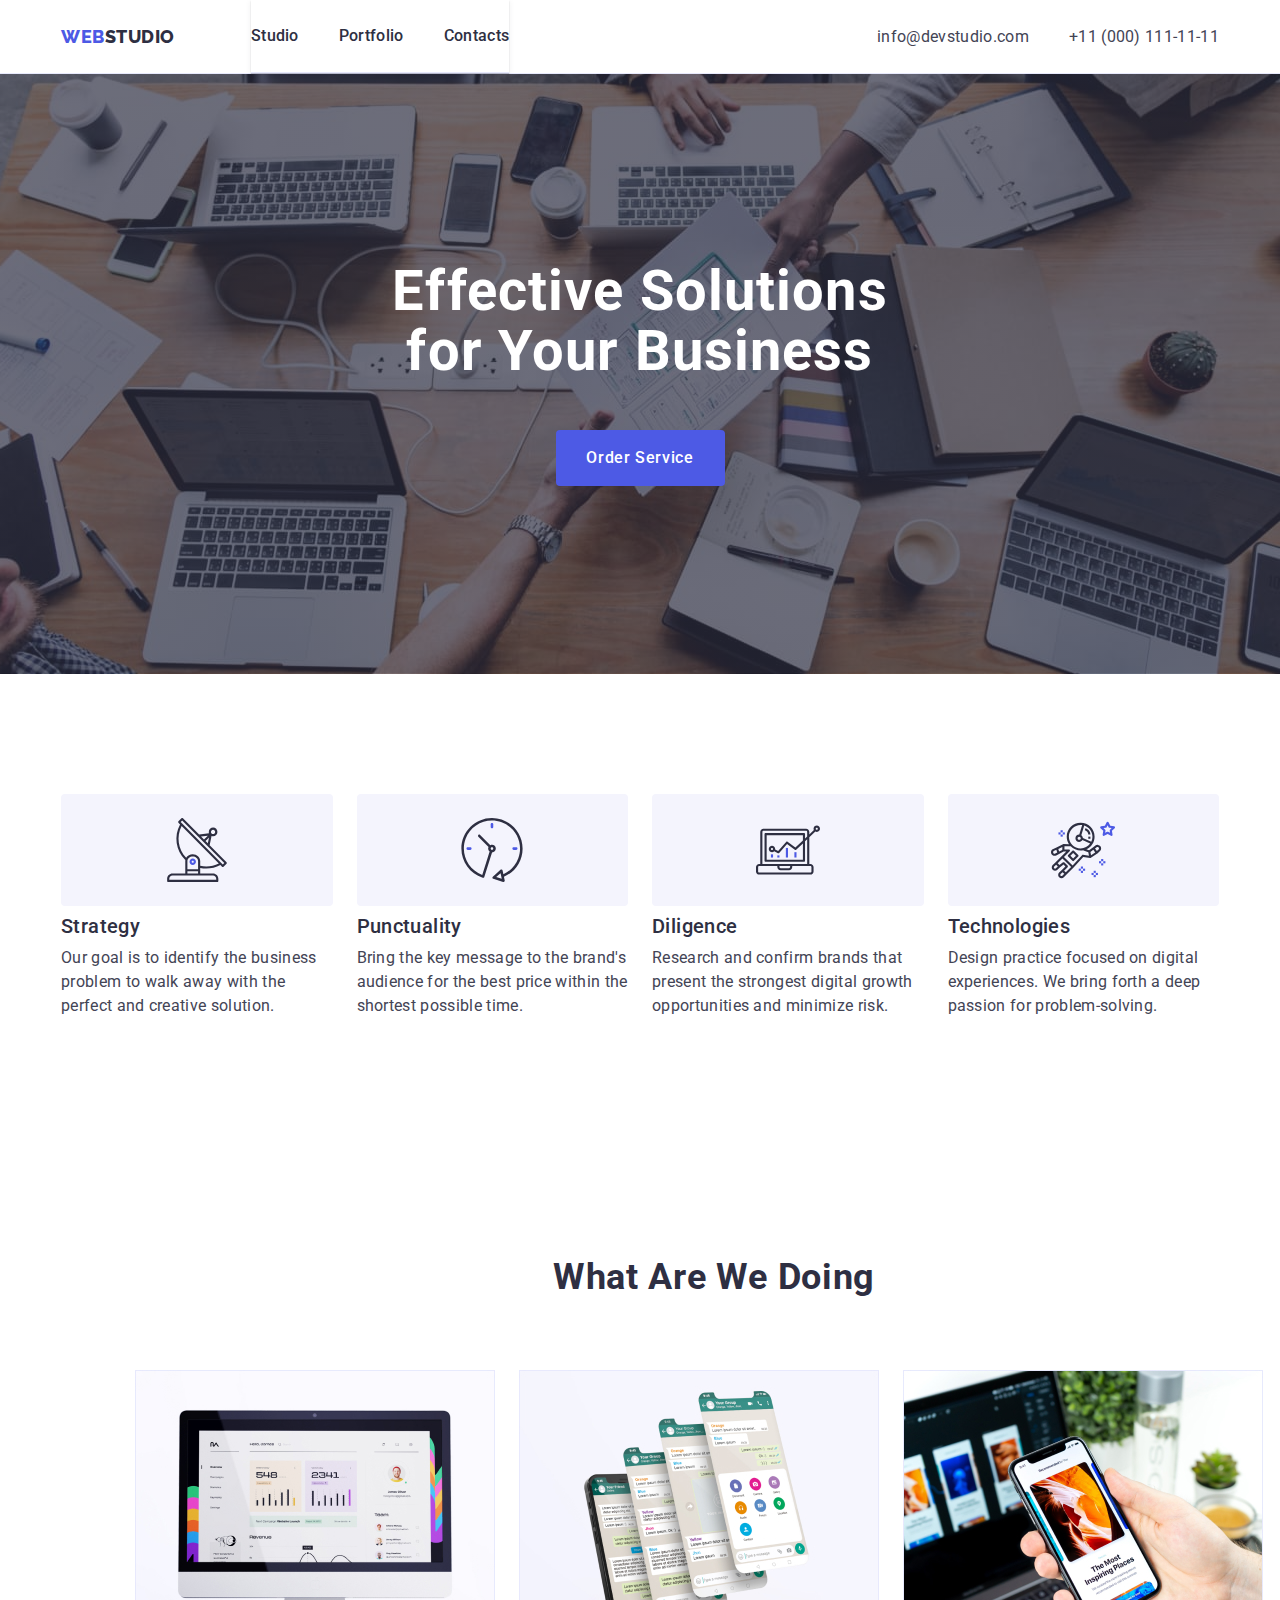
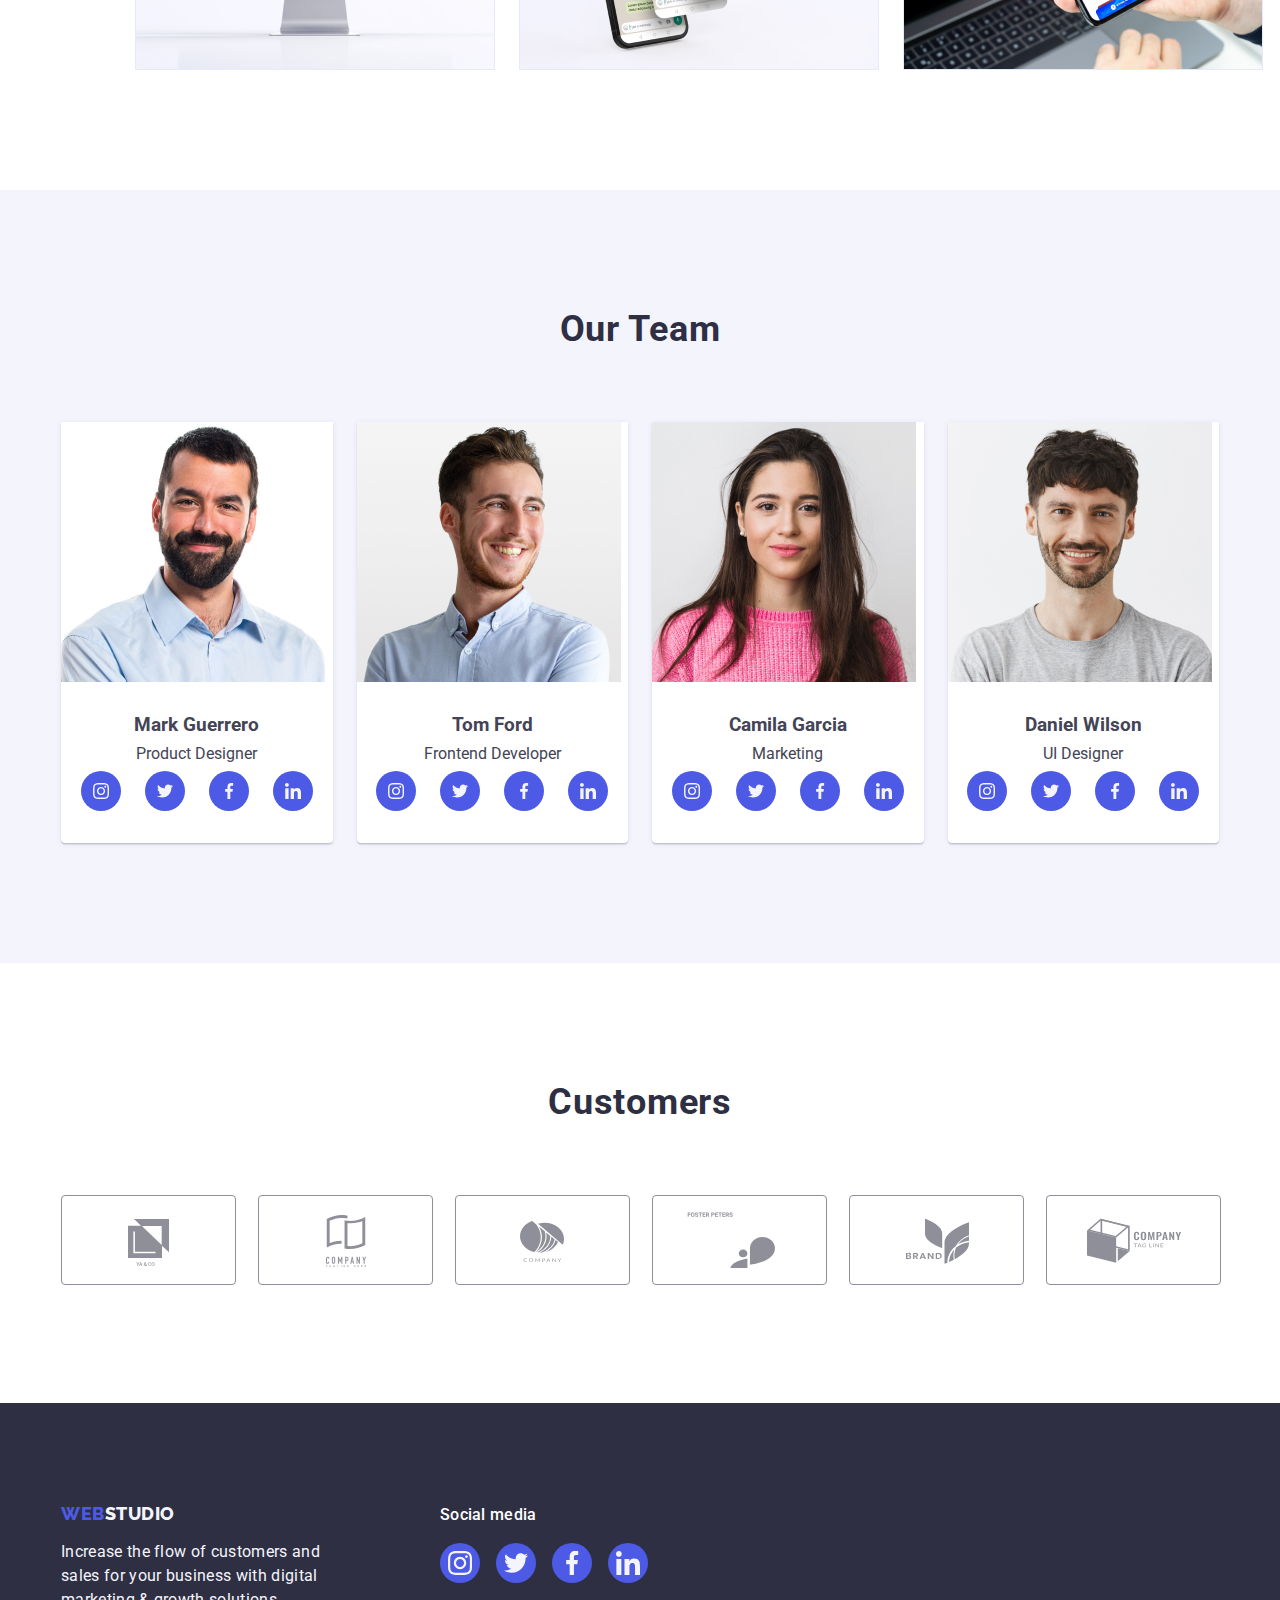
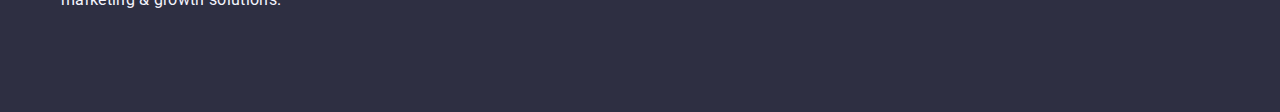
<file: index.html>
<!DOCTYPE html>
<html lang="en">

<head>
    <meta charset="UTF-8">
    <meta name="viewport" content="width=device-width, initial-scale=1.0">
    <title>Studio</title>

<!-- Style Normalization -->
    <link rel="stylesheet" 
    href="https://cdnjs.cloudflare.com/ajax/libs/modern-normalize/2.0.0/modern-normalize.min.css" integrity="sha512-4xo8blKMVCiXpTaLzQSLSw3KFOVPWhm/TRtuPVc4WG6kUgjH6J03IBuG7JZPkcWMxJ5huwaBpOpnwYElP/m6wg==" 
    crossorigin="anonymous" 
    referrerpolicy="no-referrer" />

<!-- Google Fonts -->
    <link rel="preconnect" href="https://fonts.googleapis.com" />
    <link rel="preconnect" href="https://fonts.gstatic.com" crossorigin />
    <link href="https://fonts.googleapis.com/css2?family=Raleway:wght@800&family=Roboto:wght@400;500;700;900&display=swap"
        rel="stylesheet" />

 <!-- CSS -->
    <link rel="stylesheet" href="./css/styles.css" />
</head>

<body>
<!-- This is the top header -->
<header class="header">
    <div class="main-header container">
    <nav class="nav">
            <a class="logo link" href="./index.html">Web<span class="header-studio">Studio</span>
            </a>
            <ul class="header list">
                <li class="header-item">
                    <a class="top link" href="./index.html">Studio</a>
                </li>
                <li class="header-item">
                    <a class="top link" href="./portfolio.html">Portfolio</a>
                </li>
                <li class="header-item">
                    <a class="top link" href="">Contacts</a>
                </li>
            </ul>
    </nav>
    <address class="address">
            <ul class="address list">
                <li class="address-item">
                    <a class="info link" href="mailto:info@devstudio.com">info@devstudio.com</a>
                </li>
                <li class="address-item">
                    <a class="info link" href="tel:+110001111111">+11 (000) 111-11-11</a>
                </li>
            </ul>
    </address>
    </div>
</header>

<!-- Main with 5 sections -->
<main>
<!-- Section 1 -->
    <section class="hero">       
        <div class="container">
        <h1 class="hero-text">Effective Solutions for Your Business
        </h1>
        <button type="button" class="button">Order Service
        </button>
        </div>
    </section>

<!-- Section 2 features -->    
    <section class="feature-list">
        <div class="container">
        <h2 class="visually-hidden">Feature List</h2>
        <ul class="info-card list">
            <li class="feature-card">
                <div class="feature-icon-container">
                  <svg xmlns="http://www.w3.org/2000/svg" width="64" height="64" viewBox="0 0 64 64" fill="none" id="antenna">
                    <use href="./images/SVG-sprite-icons.svg#antenna"></use> 
                  </svg>
                </div>
                <h3 class="feature-title">Strategy</h3>
                <p class="feature-text">Our goal is to identify the business problem to walk away with the perfect and creative
                    solution.</p>
            </li>
    
            <li class="feature-card">
                <div class="feature-icon-container">
                    <svg xmlns="http://www.w3.org/2000/svg" width="64" height="64" viewBox="0 0 64 64" fill="none" id="clock">
                        <use href="./images/SVG-sprite-icons.svg#clock"></use>
                    </svg>
                </div>
                <h3 class="feature-title">Punctuality</h3>
                <p class="feature-text"> Bring the key message to the brand's audience for the best price within the shortest
                    possible time.</p>
            </li>
    
            <li class="feature-card">
                <div class="feature-icon-container">
                    <svg xmlns="http://www.w3.org/2000/svg" width="64" height="64" viewBox="0 0 64 64" fill="none" id="diagram">
                        <use href="./images/SVG-sprite-icons.svg#diagram"></use>
                    </svg>
                </div>
                <h3 class="feature-title">Diligence</h3>
                <p class="feature-text">Research and confirm brands that present the strongest digital growth opportunities and
                    minimize risk.</p>
            </li>
    
            <li class="feature-card">
                <div class="feature-icon-container">
                    <svg xmlns="http://www.w3.org/2000/svg" width="64" height="64" viewBox="0 0 64 64" fill="none" id="astronaut">
                        <use href="./images/SVG-sprite-icons.svg#astronaut"></use>
                    </svg>
                </div>
                <h3 class="feature-title">Technologies</h3>
                <p class="feature-text">Design practice focused on digital experiences. We bring forth a deep passion for
                    problem-solving.</p>
            </li>
        </ul>
        </div>
    </section>

<!-- Section 3 Services -->    
    <section class="service-section">
        <div class="container">
        <h2 class="section-title">What are we doing</h2>
        <ul class="service list">
            <li class="service-photo">
                <img src="./images/desktop-monitor.jpg" width="360" alt="desktop-monitor" />
            </li>
            <li class="service-photo">
                <img src="./images/mobile-phones.jpg" width="360" alt="mobile-phones" />
            </li>
            <li class="service-photo">
                <img src="./images/mobile-phone-apps.jpg" width="360" alt="mobile-phone-applications" />
            </li>
        </ul>
        </div>
    </section>

<!-- Section 4 Team Profile -->   
    <section class="team-section">
        <div class="container">
        <h2 class="section-title">Our Team</h2>
        <ul class="team list">
            <li class="team-item">
                <img src="./images/smiling-man-with-beard.jpg" width="264" alt="smiling-man-with-beard" />
                <div class="team-member">
                <h3 class="feature-title">Mark Guerrero</h3>
                <p class="feature-text">Product Designer</p>
                  <ul class="social-media-icons list">
                    <!-- Staff 1 social media links -->
                    <li class="socmed-icon-list">
                        <a class="socmed-icon-link" href="">
                            <svg class="socmed-icon" xmlns="http://www.w3.org/2000/svg" width="16" height="16">
                                <use href="./images/SVG-sprite-icons.svg#instagram"></use>
                            </svg>
                        </a>
                      </li>
                    <li class="socmed-icon-list">
                        <a class="socmed-icon-link" href="">
                            <svg class="socmed-icon" xmlns="http://www.w3.org/2000/svg" width="16" height="16">
                                <use href="./images/SVG-sprite-icons.svg#twitter"></use>
                            </svg>
                        </a>
                    </li>
                    <li class="socmed-icon-list">
                        <a class="socmed-icon-link" href="">
                            <svg class="socmed-icon" xmlns="http://www.w3.org/2000/svg" width="16" height="16">
                                <use href="./images/SVG-sprite-icons.svg#facebook"></use>
                            </svg>
                        </a>
                    </li>
                    <li class="socmed-icon-list">
                        <a class="socmed-icon-link" href="">
                            <svg class="socmed-icon" xmlns="http://www.w3.org/2000/svg" width="16" height="16">
                                <use href="./images/SVG-sprite-icons.svg#linkedin"></use>
                            </svg>
                        </a>
                    </li>
                  </ul>
                </div>
            </li>
            <li class="team-item">
                <img src="./images/smiling-man-looking-right.jpg" width="264" alt="smiling-man-looking-right" />
                <div class="team-member">
                <h3 class="feature-title">Tom Ford</h3>
                <p class="feature-text">Frontend Developer</p>
                <ul class="social-media-icons list">
                    <!-- Staff 2 social media links -->
                    <li class="socmed-icon-list">
                        <a class="socmed-icon-link" href="">
                            <svg class="socmed-icon" xmlns="http://www.w3.org/2000/svg" width="16" height="16">
                                <use href="./images/SVG-sprite-icons.svg#instagram"></use>
                            </svg>
                        </a>
                    </li>
                    <li class="socmed-icon-list">
                        <a class="socmed-icon-link" href="">
                            <svg class="socmed-icon" xmlns="http://www.w3.org/2000/svg" width="16" height="16">
                                <use href="./images/SVG-sprite-icons.svg#twitter"></use>
                            </svg>
                        </a>
                    </li>
                    <li class="socmed-icon-list">
                        <a class="socmed-icon-link" href="">
                            <svg class="socmed-icon" xmlns="http://www.w3.org/2000/svg" width="16" height="16">
                                <use href="./images/SVG-sprite-icons.svg#facebook"></use>
                            </svg>
                        </a>
                    </li>
                    <li class="socmed-icon-list">
                        <a class="socmed-icon-link" href="">
                            <svg class="socmed-icon" xmlns="http://www.w3.org/2000/svg" width="16" height="16">
                                <use href="./images/SVG-sprite-icons.svg#linkedin"></use>
                            </svg>
                        </a>
                    </li>
                </ul>
                </div>
            </li>
            <li class="team-item">
                <img src="./images/smiling-girl-in-pink.jpg" width="264" alt="smiling-girl-in-pink" />
                <div class="team-member">
                <h3 class="feature-title">Camila Garcia</h3>
                <p class="feature-text">Marketing</p>
                <ul class="social-media-icons list">
                    <!-- Staff 3 social media links -->
                    <li class="socmed-icon-list">
                        <a class="socmed-icon-link" href="">
                            <svg class="socmed-icon" xmlns="http://www.w3.org/2000/svg" width="16" height="16">
                                <use href="./images/SVG-sprite-icons.svg#instagram"></use>
                            </svg>
                        </a>
                    </li>
                    <li class="socmed-icon-list">
                        <a class="socmed-icon-link" href="">
                            <svg class="socmed-icon" xmlns="http://www.w3.org/2000/svg" width="16" height="16">
                                <use href="./images/SVG-sprite-icons.svg#twitter"></use>
                            </svg>
                        </a>
                    </li>
                    <li class="socmed-icon-list">
                        <a class="socmed-icon-link" href="">
                            <svg class="socmed-icon" xmlns="http://www.w3.org/2000/svg" width="16" height="16">
                                <use href="./images/SVG-sprite-icons.svg#facebook"></use>
                            </svg>
                        </a>
                    </li>
                    <li class="socmed-icon-list">
                        <a class="socmed-icon-link" href="">
                            <svg class="socmed-icon" xmlns="http://www.w3.org/2000/svg" width="16" height="16">
                                <use href="./images/SVG-sprite-icons.svg#linkedin"></use>
                            </svg>
                        </a>
                    </li>
                </ul>
                </div>
            </li>
            <li class="team-item">
                <img src="./images/smiling-man-in-gray.jpg" width="264" alt="smiling-man-in-gray" />
                <div class="team-member">
                <h3 class="feature-title">Daniel Wilson</h3>
                <p class="feature-text">UI Designer</p>
                <ul class="social-media-icons list">
                    <!-- Staff 4 social media links -->
                    <li class="socmed-icon-list">
                        <a class="socmed-icon-link" href="">
                            <svg class="socmed-icon" xmlns="http://www.w3.org/2000/svg" width="16" height="16">
                                <use href="./images/SVG-sprite-icons.svg#instagram"></use>
                            </svg>
                        </a>
                    </li>
                    <li class="socmed-icon-list">
                        <a class="socmed-icon-link" href="">
                            <svg class="socmed-icon" xmlns="http://www.w3.org/2000/svg" width="16" height="16">
                                <use href="./images/SVG-sprite-icons.svg#twitter"></use>
                            </svg>
                        </a>
                    </li>
                    <li class="socmed-icon-list">
                        <a class="socmed-icon-link" href="">
                            <svg class="socmed-icon" xmlns="http://www.w3.org/2000/svg" width="16" height="16">
                                <use href="./images/SVG-sprite-icons.svg#facebook"></use>
                            </svg>
                        </a>
                    </li>
                    <li class="socmed-icon-list">
                        <a class="socmed-icon-link" href="">
                            <svg class="socmed-icon" xmlns="http://www.w3.org/2000/svg" width="16" height="16">
                                <use href="./images/SVG-sprite-icons.svg#linkedin"></use>
                            </svg>
                        </a>
                    </li>
                </ul>
                </div>
            </li>
        </ul>
        </div>
    </section>
<!-- Section 5 Customer Gallery -->
<section class="customer-gallery">
    <div class="container">
        <h2 class="section-title">Customers</h2>
        <ul class="customers list">
            <!-- Client 1 -->
           <li class="customer-gallery-list">
              <a class="icon-link" href="">
                <svg class="customer-icon" xmlns="http://www.w3.org/2000/svg" width="104" height="56">
                  <use href="./images/SVG-sprite-icons.svg#client1"></use>
                </svg>
              </a>
           </li>
           <!-- Client 2 -->
            <li class="customer-gallery-list">
                <a class="icon-link" href="">
                    <svg class="customer-icon" xmlns="http://www.w3.org/2000/svg" width="104" height="56">
                        <use href="./images/SVG-sprite-icons.svg#client2"></use>
                    </svg>
                </a>
            </li>
            <!-- Client 3 -->
            <li class="customer-gallery-list">
                <a class="icon-link" href="">
                    <svg class="customer-icon" xmlns="http://www.w3.org/2000/svg" width="104" height="56">
                        <use href="./images/SVG-sprite-icons.svg#client3"></use>
                    </svg>
                </a>
            </li>
            <!-- Client 4 -->
            <li class="customer-gallery-list">
                <a class="icon-link" href="">
                    <svg class="customer-icon" xmlns="http://www.w3.org/2000/svg" width="104" height="56">
                        <use href="./images/SVG-sprite-icons.svg#client4"></use>
                    </svg>
                </a>
            </li>
            <!-- Client 5 -->
            <li class="customer-gallery-list">
                <a class="icon-link" href="">
                    <svg class="customer-icon" xmlns="http://www.w3.org/2000/svg" width="104" height="56">
                        <use href="./images/SVG-sprite-icons.svg#client5"></use>
                    </svg>
                </a>
            </li>
            <!-- Client 6 -->
            <li class="customer-gallery-list">
                <a class="icon-link" href="">
                    <svg class="customer-icon" xmlns="http://www.w3.org/2000/svg" width="104" height="56">
                        <use href="./images/SVG-sprite-icons.svg#client6"></use>
                    </svg>
                </a>
            </li>
        </ul>
    </div>
</section>
</main>
<!-- Footer -->
    <footer class="footer">
        <div class="container">
            <div class="wrapper">
                <a href="./index.html" class="logo link">Web<span class="footer-studio">Studio</span>
                </a>
                <p class="footer-text">
                    Increase the flow of customers and <br />
                    sales for your business with digital <br />
                    marketing & growth solutions.
                </p>
            </div>
            <!-- Footer Social Media Menu -->
            <div class="wrapper">
                <p class="footer-menu-header">Social media</p>
                <ul class="footer-socmed list">
                        <li class="footer-socmed-icons">
                        <a class="footer-socmed-links" href="">
                            <svg class="footer-socmed-svg" xmlns="http://www.w3.org/2000/svg" width="24" height="24">
                                <use href="./images/SVG-sprite-icons.svg#instagram-footer"></use>
                            </svg>
                        </a>
                    </li>
                    <li class="footer-socmed-icons">
                        <a class="footer-socmed-links" href="">
                            <svg class="footer-socmed-svg" xmlns="http://www.w3.org/2000/svg" width="24" height="24">
                                <use href="./images/SVG-sprite-icons.svg#twitter-footer"></use>
                            </svg>
                        </a>
                    </li>
                    <li class="footer-socmed-icons">
                        <a class="footer-socmed-links" href="">
                            <svg class="footer-socmed-svg" xmlns="http://www.w3.org/2000/svg" width="24" height="24">
                                <use href="./images/SVG-sprite-icons.svg#facebook-footer"></use>
                            </svg>
                        </a>
                    </li>
                    <li class="footer-socmed-icons">
                        <a class="footer-socmed-links" href="">
                            <svg class="footer-socmed-svg" xmlns="http://www.w3.org/2000/svg" width="24" height="24">
                                <use href="./images/SVG-sprite-icons.svg#linkedin-footer"></use>
                            </svg>
                        </a>
                    </li>
                </ul>
            </div>
        </div>
    </footer>
</body>
</html>
</file>
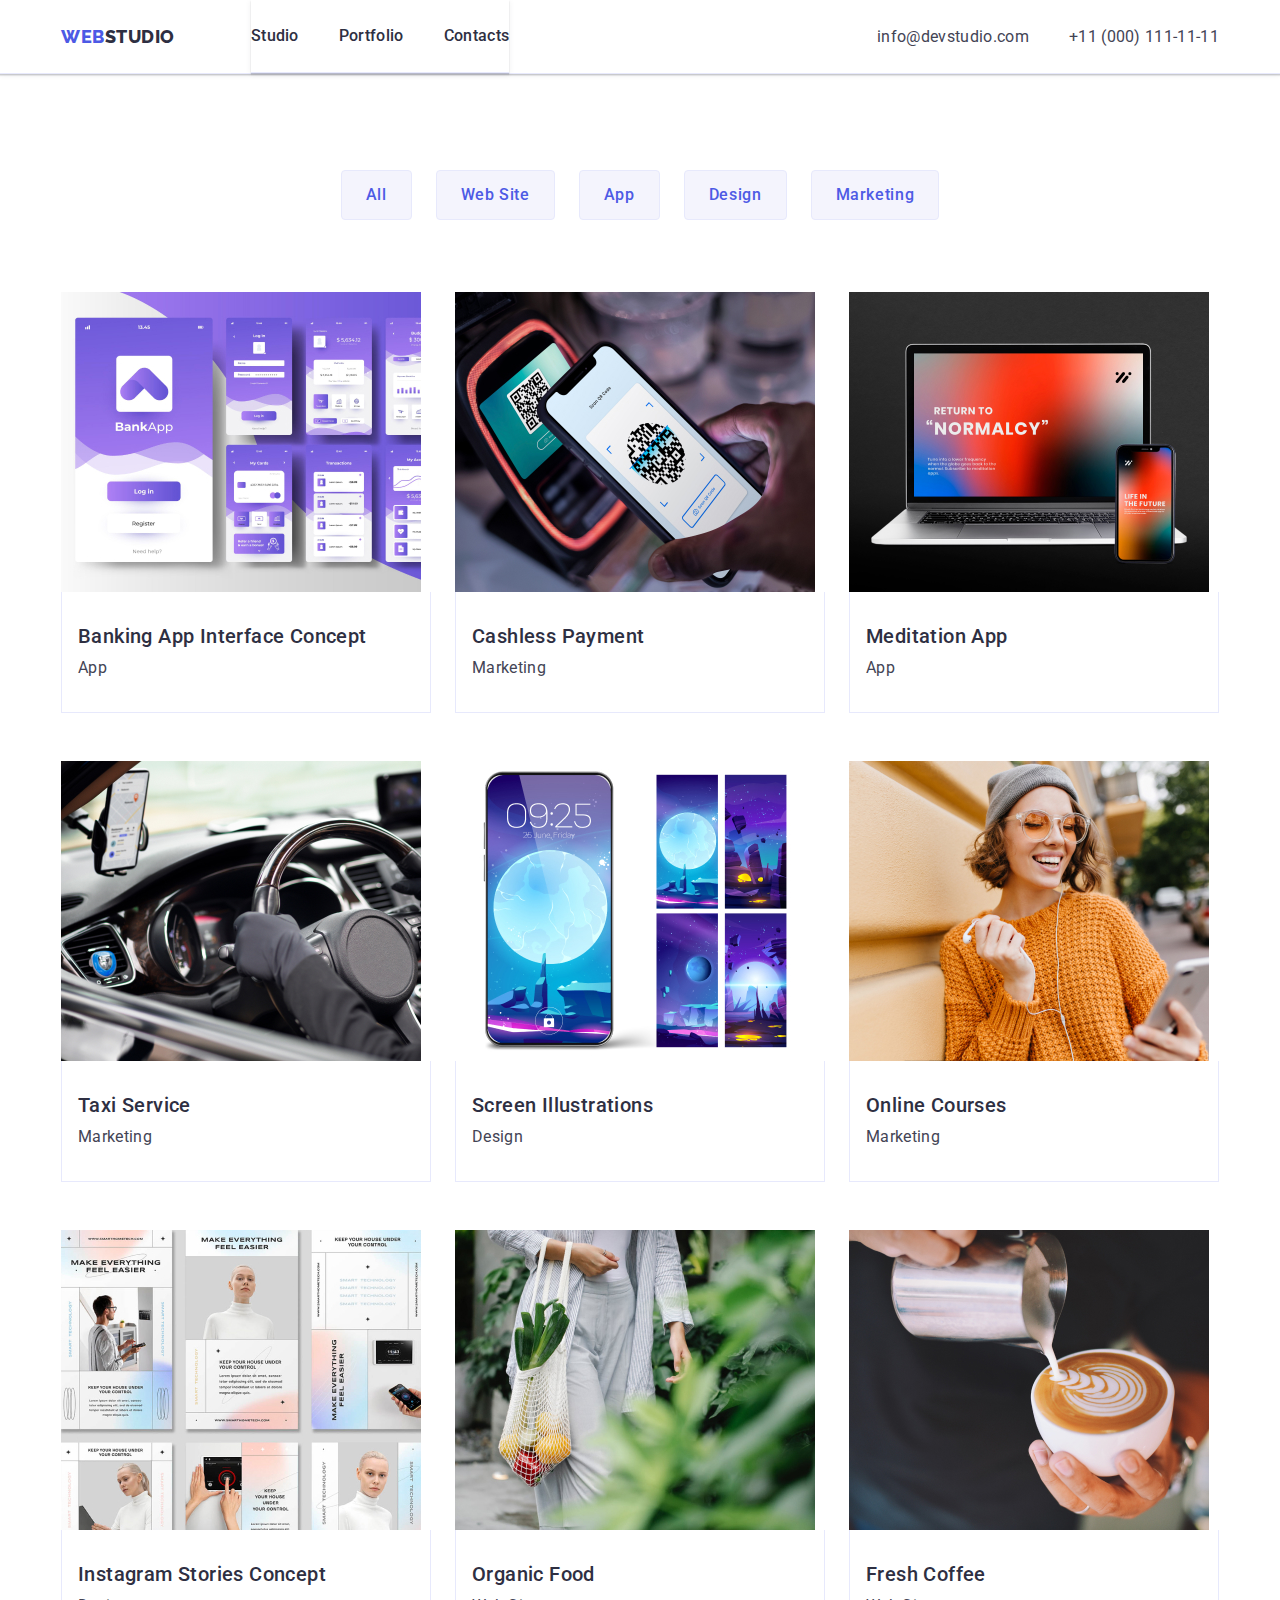
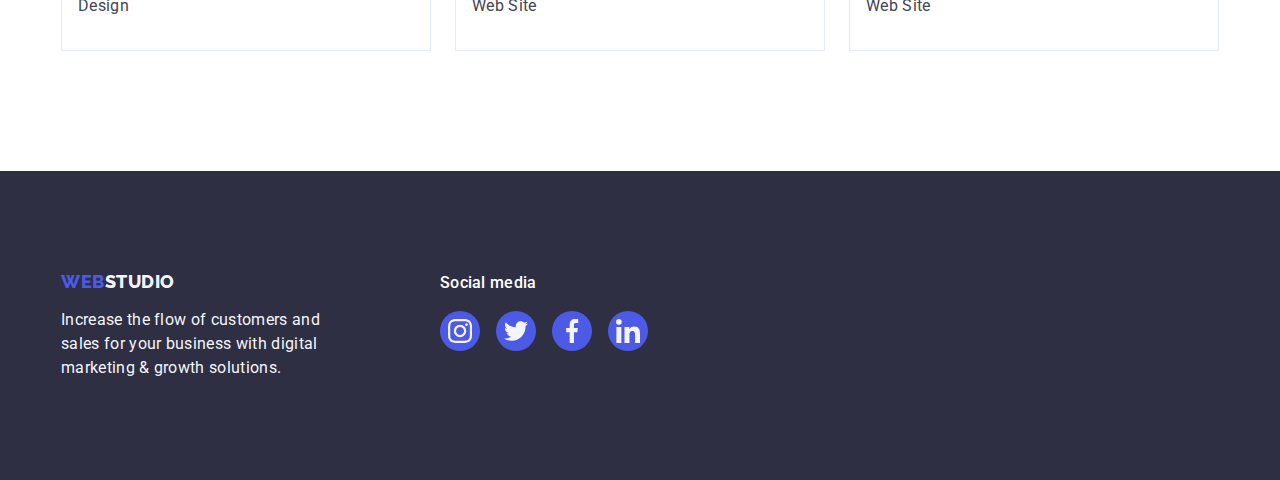
<file: portfolio.html>
<!DOCTYPE html>
<html lang="en">

<head>
    <meta charset="UTF-8">
    <meta name="viewport" content="width=device-width, initial-scale=1.0">
    <title>Portfolio</title>

<!-- Style Normalization -->
<link rel="stylesheet" href="https://cdnjs.cloudflare.com/ajax/libs/modern-normalize/2.0.0/modern-normalize.min.css"
    integrity="sha512-4xo8blKMVCiXpTaLzQSLSw3KFOVPWhm/TRtuPVc4WG6kUgjH6J03IBuG7JZPkcWMxJ5huwaBpOpnwYElP/m6wg=="
    crossorigin="anonymous" referrerpolicy="no-referrer" />

<!-- Google Fonts -->
<link rel="preconnect" href="https://fonts.googleapis.com" />
<link rel="preconnect" href="https://fonts.gstatic.com" crossorigin />
<link href="https://fonts.googleapis.com/css2?family=Raleway:wght@800&family=Roboto:wght@400;500;700;900&display=swap"
    rel="stylesheet" />

<!-- CSS -->
<link rel="stylesheet" href="./css/styles.css" />
</head>

<body>
<!-- This is the top header -->
<header class="header">
    <div class="main-header container">
        <nav class="nav">
            <a class="logo link" href="./index.html" >Web<span class="header-studio">Studio</span>
            </a>
            <ul class="header list">
                <li class="header-item">
                    <a class="top link" href="./index.html" >Studio</a>
                </li>
                <li class="header-item">
                    <a class="top link" href="./portfolio.html" >Portfolio</a>
                </li>
                <li class="header-item">
                    <a class="top link" href="" >Contacts</a>
                </li>
            </ul>
        </nav>
        <address class="address">
            <ul class="address list">
                <li class="address-item">
                    <a class="info link" href="mailto:info@devstudio.com" >info@devstudio.com</a>
                </li>
                <li class="address-item">
                    <a class="info link" href="tel:+110001111111" >+11 (000) 111-11-11</a>
                </li>
            </ul>
        </address>
    </div>
</header>
<!--Main-->
<main>
    <section class="product-services">
        <div class="container">
        <h1 class="visually-hidden">Services</h1>

        <ul class="btn list">
            <li><button type="button" class="button-menu">All</button></li>
            <li><button type="button" class="button-menu">Web Site</button></li>
            <li><button type="button" class="button-menu">App</button></li>
            <li><button type="button" class="button-menu">Design</button></li>
            <li><button type="button" class="button-menu">Marketing</button></li>
        </ul>
        <!-- Product Services -->
        <ul class="product list">
            <li class="product-item">
                <a class="product-info link" href="">
                <img src="./images/bank-ui.jpg" alt="bank app" width="360" />
                <div class="product-card">
                <h2 class="feature-title">Banking App Interface Concept</h2>
                <p class="feature-text">App</p>
                </div>
                </a>
            </li>
            <li class="product-item">
                <a class="product-info link" href="">
                <img src="./images/cashless.jpg" alt="cashless payment" width="360" />
                <div class="product-card">
                <h2 class="feature-title">Cashless Payment</h2>
                <p class="feature-text">Marketing</p>
                </div>
                </a>
            </li>
            <li class="product-item">
                <a class="product-info link" href="">
                <img src="./images/meditate-app.jpg" alt="meditation app" width="360" />
                <div class="product-card">
                <h2 class="feature-title">Meditation App</h2>
                <p class="feature-text">App</p>
                </div>
                </a>             
            </li>
            <li class="product-item">
                <a class="product-info link" href="">
                <img src="./images/taxi-app.jpg" alt="taxi service" width="360" />
                <div class="product-card">
                <h2 class="feature-title">Taxi Service</h2>
                <p class="feature-text">Marketing</p>
                </div>
                </a>                
            </li>
            <li class="product-item">
                <a class="product-info link" href="">
                <img src="./images/screen-ui.jpg" alt="screen illustrations" width="360" />
                <div class="product-card">
                <h2 class="feature-title">Screen Illustrations</h2>
                <p class="feature-text">Design</p>
                </div>
                </a>                
            </li>
            <li class="product-item">
                <a class="product-info link" href="">
                <img src="./images/girl-online.jpg" alt="online course" width="360" />
                <div class="product-card">
                <h2 class="feature-title">Online Courses</h2>
                <p class="feature-text">Marketing</p>
                </div>
                </a>                
            </li>
            <li class="product-item">
                <a class="product-info link" href="">
                <img src="./images/insta-stories.jpg" alt="instagram stories" width="360" />
                <div class="product-card">
                <h2 class="feature-title">Instagram Stories Concept</h2>
                <p class="feature-text">Design</p>
                </div>
                </a>                
            </li>
            <li class="product-item">
                <a class="product-info link" href="">
                <img src="./images/organic-food.jpg" alt="organic food" width="360" />
                <div class="product-card">
                <h2 class="feature-title">Organic Food</h2>
                <p class="feature-text">Web Site</p>
                </div>
                </a>                
            </li>
            <li class="product-item">
                <a class="product-info link" href="">
                <img src="./images/fresh-coffee.jpg" alt="fresh coffee" width="360" />
                <div class="product-card">
                <h2 class="feature-title">Fresh Coffee</h2>
                <p class="feature-text">Web Site</p>
                </div>
            </a>                
            </li>
        </ul>
        </div>
    </section>
</main>
<!-- Footer -->
  <footer class="footer">
    <div class="container">
        <div class="wrapper">
            <a href="./index.html" class="logo link">Web<span class="footer-studio">Studio</span>
            </a>
            <p class="footer-text">
                Increase the flow of customers and <br />
                sales for your business with digital <br />
                marketing & growth solutions.
            </p>
        </div>
        <!-- Footer Social Media Menu -->
        <div class="wrapper">
            <p class="footer-menu-header">Social media</p>
            <ul class="footer-socmed list">
                <li class="footer-socmed-icons">
                    <a class="footer-socmed-links" href="">
                        <svg class="footer-socmed-svg" xmlns="http://www.w3.org/2000/svg" width="24" height="24">
                            <use href="./images/SVG-sprite-icons.svg#instagram-footer"></use>
                        </svg>
                    </a>
                </li>
                <li class="footer-socmed-icons">
                    <a class="footer-socmed-links" href="">
                        <svg class="footer-socmed-svg" xmlns="http://www.w3.org/2000/svg" width="24" height="24">
                            <use href="./images/SVG-sprite-icons.svg#twitter-footer"></use>
                        </svg>
                    </a>
                </li>
                <li class="footer-socmed-icons">
                    <a class="footer-socmed-links" href="">
                        <svg class="footer-socmed-svg" xmlns="http://www.w3.org/2000/svg" width="24" height="24">
                            <use href="./images/SVG-sprite-icons.svg#facebook-footer"></use>
                        </svg>
                    </a>
                </li>
                <li class="footer-socmed-icons">
                    <a class="footer-socmed-links" href="">
                        <svg class="footer-socmed-svg" xmlns="http://www.w3.org/2000/svg" width="24" height="24">
                            <use href="./images/SVG-sprite-icons.svg#linkedin-footer"></use>
                        </svg>
                    </a>
                </li>
            </ul>
        </div>
    </div>
  </footer>
</body>
</html>
</file>
<file: css/styles.css>
/* Reset */

* {
  margin: 0;
  padding: 0;
}

/* Studio Page */

/* Variables */
:root {
  --iris: #4d5ae5;
  --ocean: #404bbf;
  --navyblue: #2e2f42;
  --slate: #434455;
  --white: #ffffff;
  --cloud: #f4f4fd;
  --cornflower: #e7e9fc;
  --lightslate: #8e8f99;
  --green: #31d0aa;

}

body {
  font-family: 'Roboto', sans-serif;
  color: var(--slate);
  background-color: var(--white);
}

.logo {
  color: var(--iris);
  font-family: 'Raleway', sans-serif;
  font-weight: 800;
  font-size: 18px;
  line-height: 1.17;
  letter-spacing: 0.03em;
  text-transform: uppercase;
  margin-right: 76px;
}

.link {
  text-decoration: none;
}

.list {
  list-style: none;
}

img {
  display: block;
}

/* Header */
.header {
  border-bottom: 1px solid var(--cornflower);
  box-shadow: 0px 2px 1px rgba(46, 47, 66, 0.08),
    0px 1px 1px rgba(46, 47, 66, 0.16), 0px 1px 6px rgba(46, 47, 66, 0.08);
}

.main-header {
  display: flex;
  justify-content: space-between;
}

.header.list {
  padding: 24px 0;
}

.container {
  width: 1158px;
  margin: 0 auto;
  padding: 0 15px;
}

.nav,
.address {
  display: flex;
  align-items: center;
}

.nav > .list {
  display: flex;
  gap: 40px;
}

.header-studio {
  color: var(--navyblue);
}

.header-item > .top {
  color: var(--navyblue);
  font-weight: 500;
  font-size: 16px;
  line-height: 1.5;
  letter-spacing: 0.02em;
}

/* Address */
.address {
  font-style: normal;
}

.address > .list {
  display: flex;
  gap: 40px;
}

.address-item > .info {
  color: var(--slate);
  font-size: 16px;
  line-height: 1.5;
  letter-spacing: 0.02em;
}

li > .link:hover,
li > .link:focus {
  color: var(--ocean);
}

/*  Section 1 */
.hero {
  background-color: var(--navyblue);
  padding: 188px 0;
  background-image: linear-gradient(
      rgba(46, 47, 66, 0.7),
      rgba(46, 47, 66, 0.7)
    ),
    url(../images/people-office.jpg);
  max-width: 1440px;
  background-repeat: no-repeat, no-repeat;
  background-position: center, center;
  background-size: cover;
}

.hero-text {
  color: var(--white);
  font-size: 56px;
  line-height: 1.07;
  text-align: center;
  letter-spacing: 0.02em;
  max-width: 496px;
  margin: 0 auto 48px;
}

.button {
  background-color: var(--iris);
  color: var(--white);
  font-family: inherit;
  font-weight: 500;
  font-size: 16px;
  line-height: 1.5;
  letter-spacing: 0.04em;
  cursor: pointer;
  display: block;
  min-width: 169px;
  height: 56px;
  border: none;
  border-radius: 4px;
  margin: 0 auto;
}

.button:hover,
.button:focus {
  background-color: var(--ocean);
}

/* Section 2 */
.visually-hidden {
  position: absolute;
  width: 1px;
  height: 1px;
  margin: -1px;
  border: 0;
  padding: 0;
  white-space: nowrap;
  clip-path: inset(100%);
  clip: rect(0 0 0 0);
  overflow: hidden;
}

.feature-list {
  padding: 120px 0;
}

.info-card.list {
  display: flex;
  gap: 24px;
}

.feature-card {
  flex-basis: calc((100% - 72px) / 4);
}

.feature-icon-container {
  display: flex;
  align-items: center;
  justify-content: center;
  height: 112px;
  background-color: var(--cloud);
  border-radius: 4px;
  margin-bottom: 8px;
}

.info-card .feature-title,
.product .feature-title {
  margin-bottom: 8px;
  font-weight: 500;
  font-size: 20px;
  line-height: 1.2;
  letter-spacing: 0.02em;
  text-align: left;
  color: var(--navyblue);
}

.info-card .feature-text,
.product .feature-text {
  font-size: 16px;
  line-height: 1.5;
  letter-spacing: 0.02em;
  text-align: left;
  color: var(--slate);
}

/* Section 3 */
.section-title {
  text-align: center;
  color: var(--navyblue);
  font-size: 36px;
  line-height: 1.11;
  letter-spacing: 0.02em;
  text-transform: capitalize;
  margin-bottom: 72px;
}

.service-section {
  padding: 120px;
}

.service.list {
  display: flex;
  gap: 24px;
}

.service-photo {
  flex-basis: calc((100% --48px) / 3);
}
/* Section 4 */
/* Reused section 3 title */
.team-section {
  background-color: var(--cloud);
  padding: 120px 0;
}

.team.list {
  display: flex;
  gap: 24px;
}

.team-item {
  background-color: var(--white);
  flex-basis: calc((100% - 72px) / 4);
  border-radius: 0 0 4px 4px;
  box-shadow: 0px 1px 6px rgba(46, 47, 66, 0.08),
    0px 1px 1px rgba(46, 47, 66, 0.16), 0px 2px 1px rgba(46, 47, 66, 0.08);
}

.team-member {
  padding: 32px 0;
}

.feature-title {
  text-align: center;
  margin-bottom: 8px;
}

.feature-text {
  text-align: center;
}

.social-media-icons {
  display: flex;
  justify-content: center;
  gap: 24px;
  margin-top: 8px;
}

.socmed-icon-list {
  width: 40px;
  height: 40px;
}

.socmed-icon-link {
  width: 100%;
  height: 100%;
  background-color: var(--iris);
  border-radius: 50%;
  display: flex;
  align-items: center;
  justify-content: center;
}

.socmed-icon-link:hover,
.socmed-icon-link:focus {
  background-color: var(--ocean);
}

.socmed-icon {
  fill: var(--cloud);
}

/* Section 5 */

.customer-gallery {
  padding: 120px 0;
}

.customers {
  display: flex;
  gap: 24px;
}

.customer-gallery-list {
  width: calc((100% - 120px) / 6);
  height: 88px;
}

.icon-link {
  width: 100%;
  height: 100%;
  border: 1px solid var(--lightslate);
  border-radius: 4px;
  display: flex;
  align-items: center;
  justify-content: center;
  color: var(--lightslate);
}

.customer-icon {
  fill: currentColor;
}

.icon-link:hover,
.icon-link:focus {
  border-color: var(--ocean);
  color: var(--ocean);
}


/* Footer */

.footer {
  background-color: var(--navyblue);
  padding: 100px 0;
}

.footer-studio {
  color: var(--cloud);
}

.footer-text {
  color: var(--cloud);
  line-height: 1.5;
  letter-spacing: 0.02em;
  max-width: 264px;
}

.footer .link {
  display: inline-block;
  margin-bottom: 16px;
}

.footer > .container {
  display: flex;
  align-items: baseline;
}

.wrapper {
  margin-right: 120px;
}

.footer-menu-header {
  font-weight: 500;
  font-size: 16px;
  line-height: 1.5;
  letter-spacing: 0.02em;
  color: var(--white);
  margin-bottom: 16px;
}

.footer-socmed {
  display: flex;
  gap: 16px;
}

.footer-socmed-icons {
  width: 40px;
  height: 40px;
}

.footer-socmed-links {
  width: 100%;
  height: 100%;
  background-color: var(--iris);
  border-radius: 50%;
  display: flex;
  align-items: center;
  justify-content: center;
}

.footer-socmed-links:hover,
.footer-socmed-links:focus {
  background-color: var(--green);
}

.footer-socmed-svg {
  fill: var(--cloud);
}

/* Portfolio Page */
.product-services {
  padding: 96px 0 120px 0;
}


.button-menu {
  font-family: inherit;
  font-weight: 500;
  font-size: 16px;
  line-height: 1.5;
  letter-spacing: 0.04em;
  color: var(--iris);
  background-color: var(--cloud);
  cursor: pointer;
  padding: 12px 24px;
  border: 1px solid var(--cornflower);
  border-radius: 4px;
}

.btn.list {
  display: flex;
  justify-content: center;
  gap: 24px;
  margin-bottom: 72px;
}

.button-menu:hover,
.button-menu:focus {
  color: var(--white);
  background-color: var(--ocean);
  border: 1px solid transparent;
  box-shadow: 0px 3px 1px rgba(0, 0, 0, 0.1),
0px 2px 1px rgba(0, 0, 0, 0.08),
0px 2px 2px rgba(0, 0, 0, 0.12);
}

.product.list {
  display: flex;
  flex-wrap: wrap;
  column-gap: 24px;
  row-gap: 48px;
}

.product-item {
  flex-basis: calc((100% - 48px) / 3);
}

.product-card {
  padding: 32px 16px;
  border: 1px solid var(--cornflower);
  border-top: none;
}

.product-info.link {
  display: block;
}

.product-info.link:hover,
.product-info.link:focus {
  box-shadow: 0px 1px 6px rgba(46, 47, 66, 0.08),
  0px 1px 1px rgba(46, 47, 66, 0.16),
  0px 2px 1px rgba(46, 47, 66, 0.08);
}
</file>
